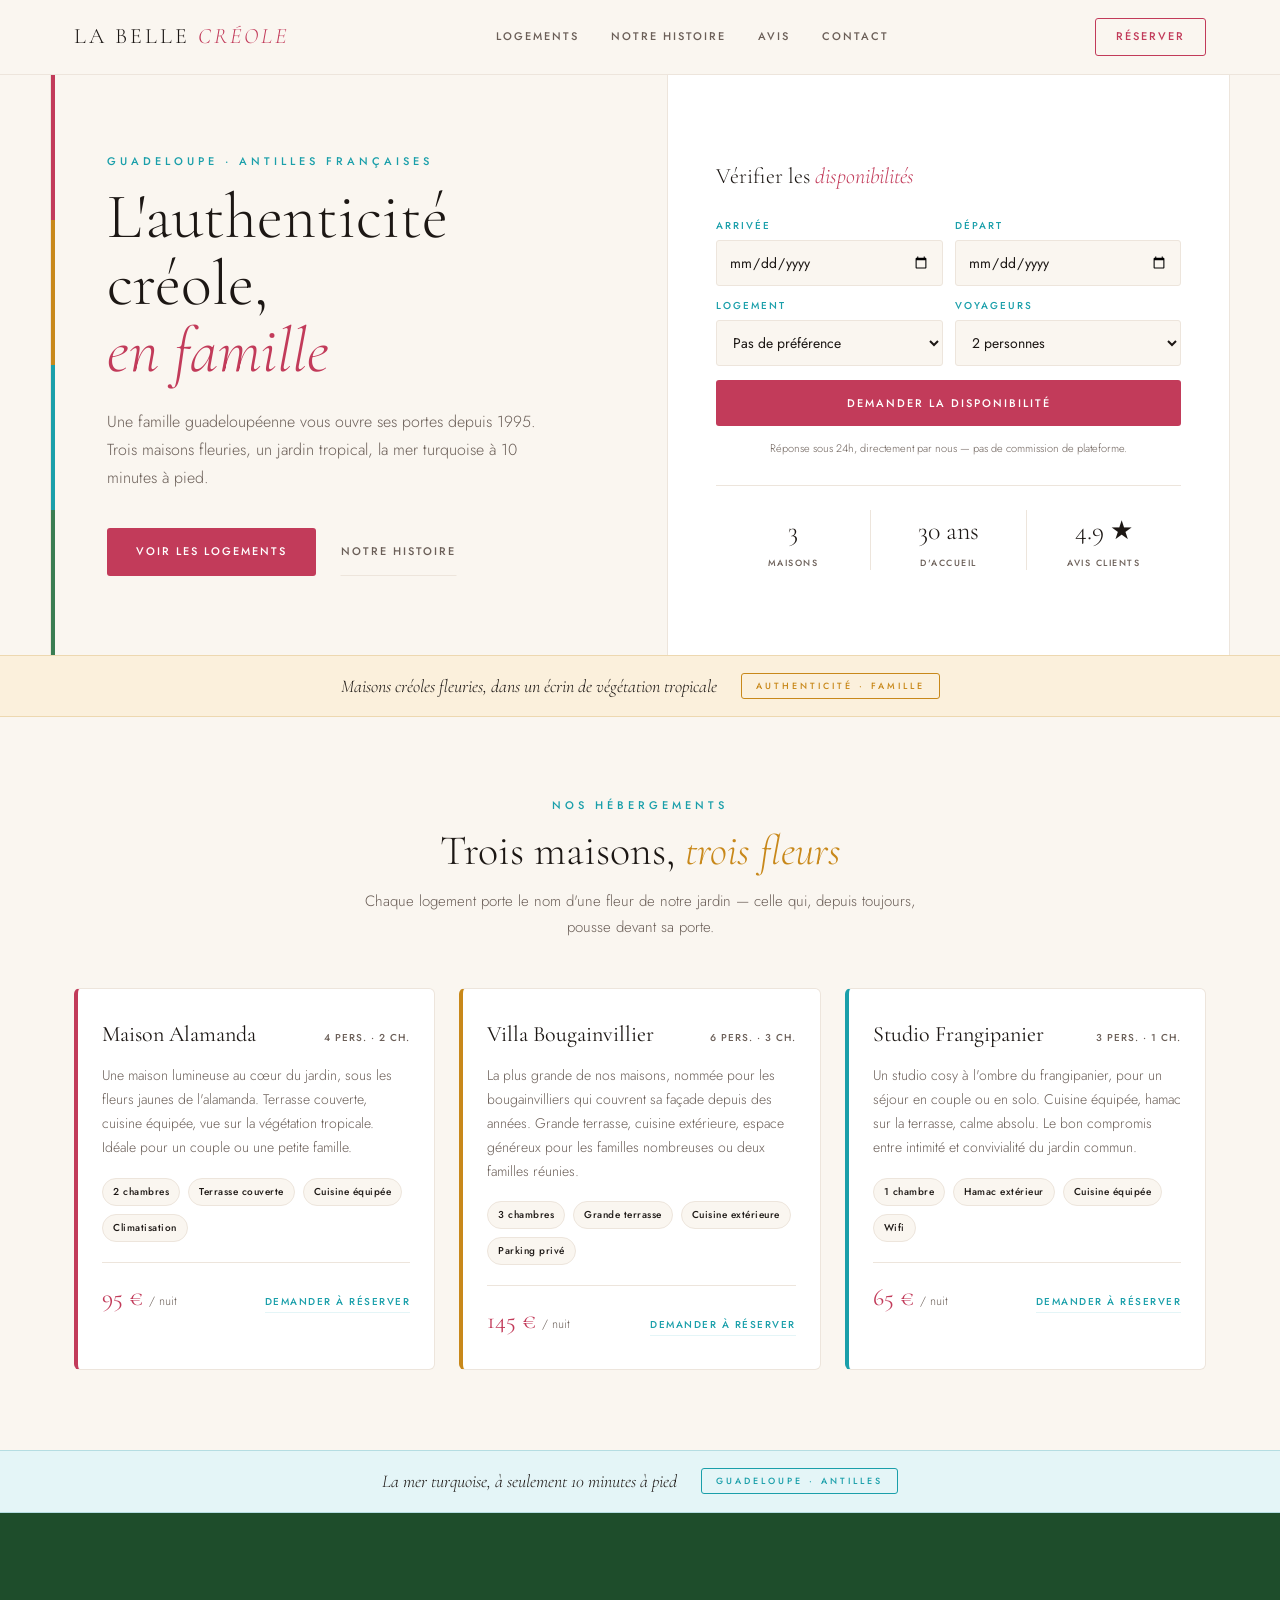
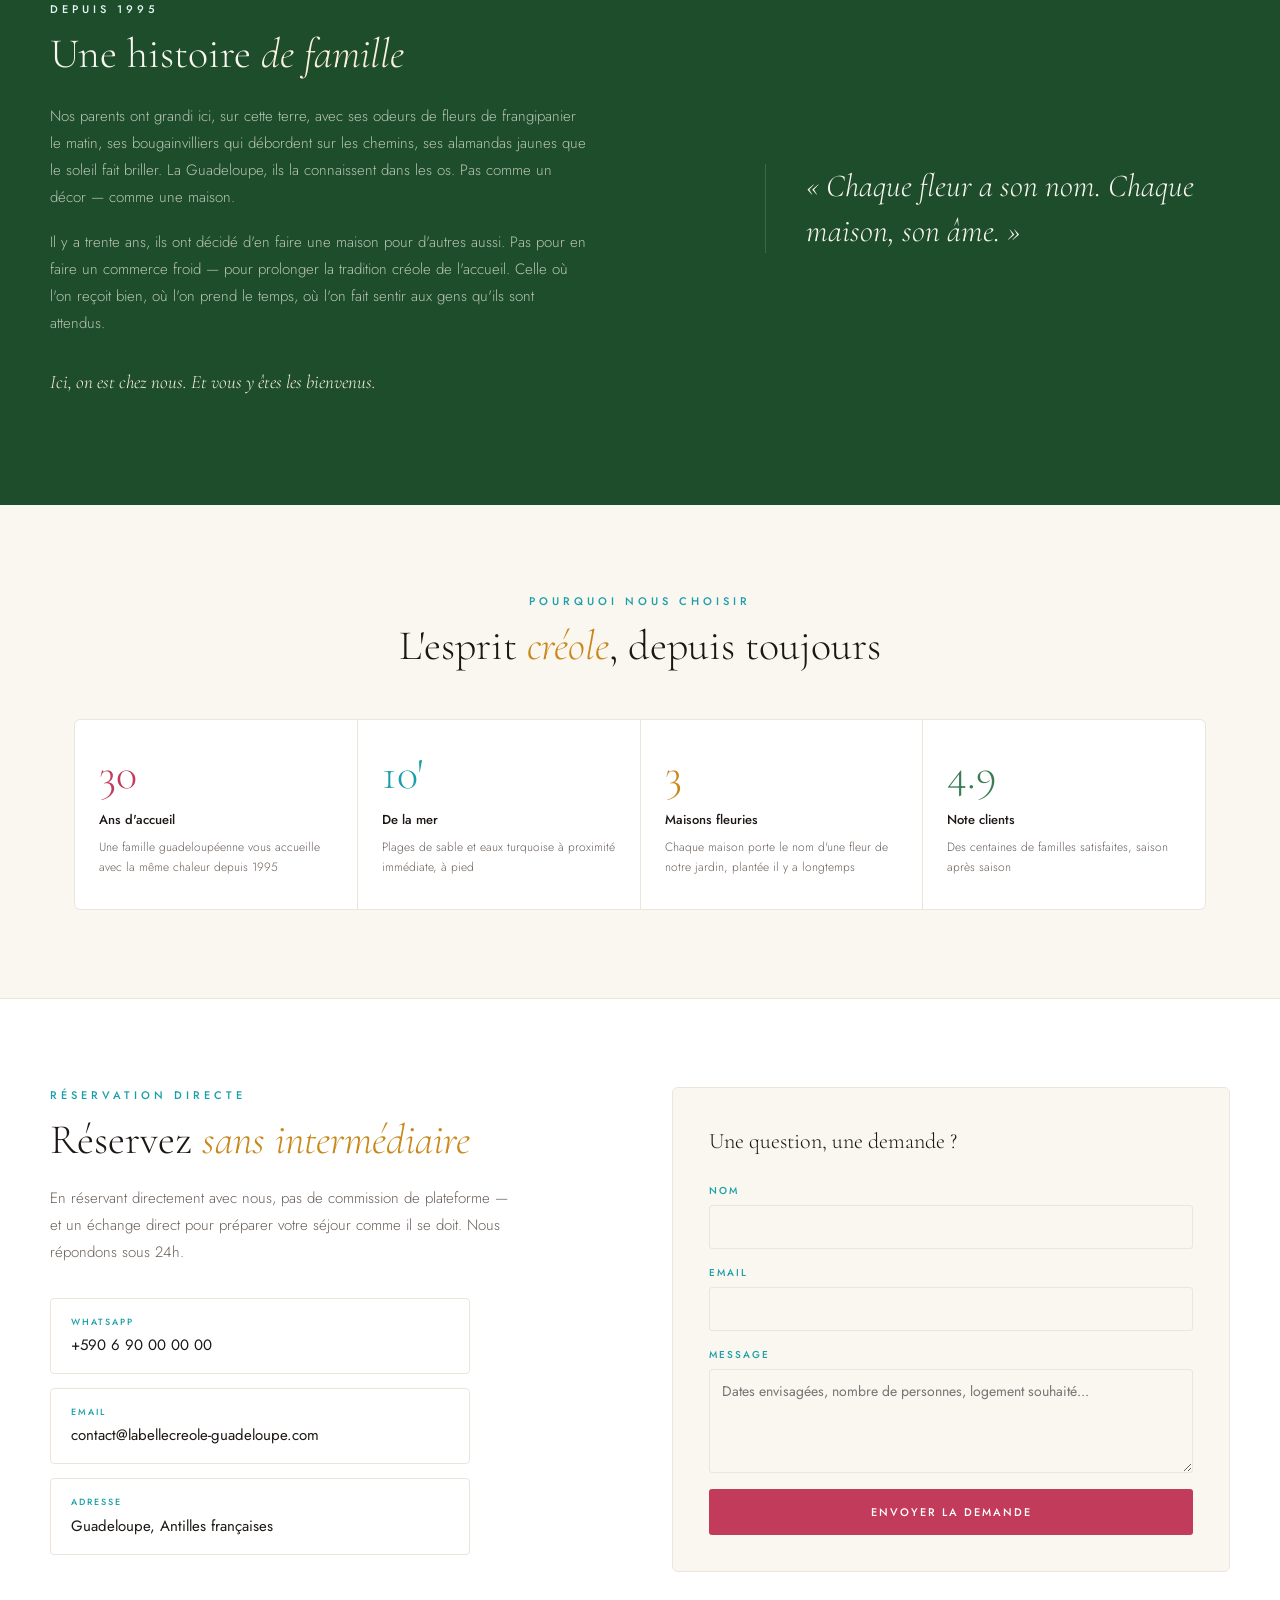
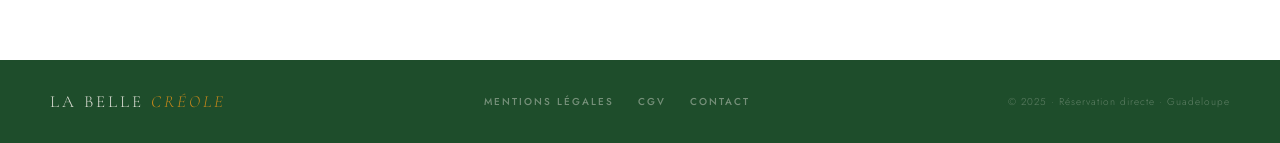
<file: index.html>
<!DOCTYPE html>
<html lang="fr">
<head>
<meta charset="UTF-8">
<meta name="viewport" content="width=device-width, initial-scale=1.0">
<title>La Belle Créole — Gîte familial en Guadeloupe</title>
<meta name="description" content="Trois maisons créoles fleuries tenues par une famille guadeloupéenne depuis 1995. Mer turquoise à 10 minutes. Réservez en direct, sans intermédiaire.">
<link rel="stylesheet" href="style.css">
</head>
<body>

<!-- ═══════════════ NAVIGATION ═══════════════ -->
<header class="nav" id="nav">
  <div class="nav-inner">
    <a href="#accueil" class="nav-logo">La Belle <em>Créole</em></a>
    <nav class="nav-menu" aria-label="Navigation principale">
      <a href="#logements" class="nav-item">Logements</a>
      <a href="#histoire" class="nav-item">Notre histoire</a>
      <a href="#avis" class="nav-item">Avis</a>
      <a href="#contact" class="nav-item">Contact</a>
    </nav>
    <a href="#contact" class="nav-cta">Réserver</a>
    <button class="nav-burger" id="navBurger" aria-label="Ouvrir le menu" aria-expanded="false">
      <span></span><span></span><span></span>
    </button>
  </div>
</header>

<!-- ═══════════════ HERO ═══════════════ -->
<section class="hero" id="accueil">
  <div class="hero-left">
    <div class="hero-stripe" aria-hidden="true"></div>
    <p class="eyebrow">Guadeloupe · Antilles françaises</p>
    <h1 class="hero-title">L'authenticité<br>créole,<br><em>en famille</em></h1>
    <p class="hero-desc">Une famille guadeloupéenne vous ouvre ses portes depuis 1995. Trois maisons fleuries, un jardin tropical, la mer turquoise à 10 minutes à pied.</p>
    <div class="hero-actions">
      <a href="#logements" class="btn btn-primary">Voir les logements</a>
      <a href="#histoire" class="btn btn-text">Notre histoire</a>
    </div>
  </div>
  <div class="hero-right">
    <div class="bk-card">
      <h2 class="bk-title">Vérifier les <em>disponibilités</em></h2>
      <form class="bk-form" id="bkForm">
        <div class="bk-grid">
          <label class="bk-field">
            <span class="bk-label">Arrivée</span>
            <input type="date" name="arrivee" required>
          </label>
          <label class="bk-field">
            <span class="bk-label">Départ</span>
            <input type="date" name="depart" required>
          </label>
          <label class="bk-field">
            <span class="bk-label">Logement</span>
            <select name="logement">
              <option value="Pas de préférence">Pas de préférence</option>
              <option value="Maison Alamanda">Maison Alamanda — 4 pers.</option>
              <option value="Villa Bougainvillier">Villa Bougainvillier — 6 pers.</option>
              <option value="Studio Frangipanier">Studio Frangipanier — 3 pers.</option>
            </select>
          </label>
          <label class="bk-field">
            <span class="bk-label">Voyageurs</span>
            <select name="voyageurs">
              <option>1 personne</option>
              <option selected>2 personnes</option>
              <option>3 personnes</option>
              <option>4 personnes</option>
              <option>5 personnes</option>
              <option>6 personnes</option>
            </select>
          </label>
        </div>
        <button type="submit" class="btn btn-primary btn-block">Demander la disponibilité</button>
        <p class="bk-note">Réponse sous 24h, directement par nous — pas de commission de plateforme.</p>
      </form>
      <div class="bk-stats">
        <div class="bk-stat"><span class="bk-stat-n">3</span><span class="bk-stat-l">Maisons</span></div>
        <div class="bk-stat"><span class="bk-stat-n">30 ans</span><span class="bk-stat-l">D'accueil</span></div>
        <div class="bk-stat"><span class="bk-stat-n">4.9 ★</span><span class="bk-stat-l">Avis clients</span></div>
      </div>
    </div>
  </div>
</section>

<!-- ═══════════════ BANDEAU OR ═══════════════ -->
<div class="bandeau bandeau-or">
  <p class="bandeau-text">Maisons créoles fleuries, dans un écrin de végétation tropicale</p>
  <span class="bandeau-badge">Authenticité · Famille</span>
</div>

<!-- ═══════════════ LOGEMENTS ═══════════════ -->
<section class="logements" id="logements">
  <div class="sec-head">
    <p class="eyebrow eyebrow-center">Nos hébergements</p>
    <h2 class="sec-title">Trois maisons, <em>trois fleurs</em></h2>
    <p class="sec-sub">Chaque logement porte le nom d'une fleur de notre jardin — celle qui, depuis toujours, pousse devant sa porte.</p>
  </div>

  <div class="cards">

    <article class="card card-h">
      <div class="card-body">
        <div class="card-top">
          <h3 class="card-name">Maison Alamanda</h3>
          <span class="card-pers">4 pers. · 2 ch.</span>
        </div>
        <p class="card-desc">Une maison lumineuse au cœur du jardin, sous les fleurs jaunes de l'alamanda. Terrasse couverte, cuisine équipée, vue sur la végétation tropicale. Idéale pour un couple ou une petite famille.</p>
        <ul class="card-amenities">
          <li>2 chambres</li>
          <li>Terrasse couverte</li>
          <li>Cuisine équipée</li>
          <li>Climatisation</li>
        </ul>
        <div class="card-sep"></div>
        <div class="card-foot">
          <div class="card-price">95 € <span>/ nuit</span></div>
          <a href="#contact" class="card-link" data-logement="Maison Alamanda">Demander à réserver</a>
        </div>
      </div>
    </article>

    <article class="card card-o">
      <div class="card-body">
        <div class="card-top">
          <h3 class="card-name">Villa Bougainvillier</h3>
          <span class="card-pers">6 pers. · 3 ch.</span>
        </div>
        <p class="card-desc">La plus grande de nos maisons, nommée pour les bougainvilliers qui couvrent sa façade depuis des années. Grande terrasse, cuisine extérieure, espace généreux pour les familles nombreuses ou deux familles réunies.</p>
        <ul class="card-amenities">
          <li>3 chambres</li>
          <li>Grande terrasse</li>
          <li>Cuisine extérieure</li>
          <li>Parking privé</li>
        </ul>
        <div class="card-sep"></div>
        <div class="card-foot">
          <div class="card-price">145 € <span>/ nuit</span></div>
          <a href="#contact" class="card-link" data-logement="Villa Bougainvillier">Demander à réserver</a>
        </div>
      </div>
    </article>

    <article class="card card-t">
      <div class="card-body">
        <div class="card-top">
          <h3 class="card-name">Studio Frangipanier</h3>
          <span class="card-pers">3 pers. · 1 ch.</span>
        </div>
        <p class="card-desc">Un studio cosy à l'ombre du frangipanier, pour un séjour en couple ou en solo. Cuisine équipée, hamac sur la terrasse, calme absolu. Le bon compromis entre intimité et convivialité du jardin commun.</p>
        <ul class="card-amenities">
          <li>1 chambre</li>
          <li>Hamac extérieur</li>
          <li>Cuisine équipée</li>
          <li>Wifi</li>
        </ul>
        <div class="card-sep"></div>
        <div class="card-foot">
          <div class="card-price">65 € <span>/ nuit</span></div>
          <a href="#contact" class="card-link" data-logement="Studio Frangipanier">Demander à réserver</a>
        </div>
      </div>
    </article>

  </div>
</section>

<!-- ═══════════════ BANDEAU TURQUOISE ═══════════════ -->
<div class="bandeau bandeau-t">
  <p class="bandeau-text">La mer turquoise, à seulement 10 minutes à pied</p>
  <span class="bandeau-badge bandeau-badge-t">Guadeloupe · Antilles</span>
</div>

<!-- ═══════════════ NOTRE HISTOIRE ═══════════════ -->
<section class="histoire" id="histoire">
  <div class="histoire-inner">
    <div class="histoire-text">
      <p class="eyebrow">Depuis 1995</p>
      <h2 class="sec-title">Une histoire <em>de famille</em></h2>
      <p class="histoire-p">Nos parents ont grandi ici, sur cette terre, avec ses odeurs de fleurs de frangipanier le matin, ses bougainvilliers qui débordent sur les chemins, ses alamandas jaunes que le soleil fait briller. La Guadeloupe, ils la connaissent dans les os. Pas comme un décor — comme une maison.</p>
      <p class="histoire-p">Il y a trente ans, ils ont décidé d'en faire une maison pour d'autres aussi. Pas pour en faire un commerce froid — pour prolonger la tradition créole de l'accueil. Celle où l'on reçoit bien, où l'on prend le temps, où l'on fait sentir aux gens qu'ils sont attendus.</p>
      <p class="histoire-p histoire-signature">Ici, on est chez nous. Et vous y êtes les bienvenus.</p>
    </div>
    <div class="histoire-quote">
      <blockquote>
        <p>« Chaque fleur a son nom. Chaque maison, son âme. »</p>
      </blockquote>
    </div>
  </div>
</section>

<!-- ═══════════════ VALEURS ═══════════════ -->
<section class="valeurs" id="avis">
  <div class="sec-head">
    <p class="eyebrow eyebrow-center">Pourquoi nous choisir</p>
    <h2 class="sec-title">L'esprit <em>créole</em>, depuis toujours</h2>
  </div>
  <div class="val-grid">
    <div class="val-item">
      <div class="val-n" style="color:var(--hibiscus);">30</div>
      <div class="val-t">Ans d'accueil</div>
      <div class="val-d">Une famille guadeloupéenne vous accueille avec la même chaleur depuis 1995</div>
    </div>
    <div class="val-item">
      <div class="val-n" style="color:var(--turquoise);">10'</div>
      <div class="val-t">De la mer</div>
      <div class="val-d">Plages de sable et eaux turquoise à proximité immédiate, à pied</div>
    </div>
    <div class="val-item">
      <div class="val-n" style="color:var(--or);">3</div>
      <div class="val-t">Maisons fleuries</div>
      <div class="val-d">Chaque maison porte le nom d'une fleur de notre jardin, plantée il y a longtemps</div>
    </div>
    <div class="val-item">
      <div class="val-n" style="color:var(--vert);">4.9</div>
      <div class="val-t">Note clients</div>
      <div class="val-d">Des centaines de familles satisfaites, saison après saison</div>
    </div>
  </div>
</section>

<!-- ═══════════════ CONTACT ═══════════════ -->
<section class="contact" id="contact">
  <div class="contact-inner">
    <div class="contact-text">
      <p class="eyebrow">Réservation directe</p>
      <h2 class="sec-title">Réservez <em>sans intermédiaire</em></h2>
      <p class="contact-desc">En réservant directement avec nous, pas de commission de plateforme — et un échange direct pour préparer votre séjour comme il se doit. Nous répondons sous 24h.</p>

      <div class="contact-methods">
        <a href="https://wa.me/590600000000" class="contact-method" target="_blank" rel="noopener">
          <span class="contact-method-label">WhatsApp</span>
          <span class="contact-method-value">+590 6 90 00 00 00</span>
        </a>
        <a href="mailto:contact@labellecreole-guadeloupe.com" class="contact-method">
          <span class="contact-method-label">Email</span>
          <span class="contact-method-value">contact@labellecreole-guadeloupe.com</span>
        </a>
        <div class="contact-method">
          <span class="contact-method-label">Adresse</span>
          <span class="contact-method-value">Guadeloupe, Antilles françaises</span>
        </div>
      </div>
    </div>

    <div class="contact-form-wrap">
      <form class="contact-form" id="contactForm">
        <h3 class="bk-title">Une question, une demande ?</h3>
        <label class="bk-field bk-field-full">
          <span class="bk-label">Nom</span>
          <input type="text" name="nom" required>
        </label>
        <label class="bk-field bk-field-full">
          <span class="bk-label">Email</span>
          <input type="email" name="email" required>
        </label>
        <label class="bk-field bk-field-full">
          <span class="bk-label">Message</span>
          <textarea name="message" rows="4" placeholder="Dates envisagées, nombre de personnes, logement souhaité..."></textarea>
        </label>
        <button type="submit" class="btn btn-primary btn-block">Envoyer la demande</button>
      </form>
    </div>
  </div>
</section>

<!-- ═══════════════ FOOTER ═══════════════ -->
<footer class="footer">
  <div class="footer-inner">
    <div class="footer-logo">La Belle <em>Créole</em></div>
    <div class="footer-links">
      <a href="#" class="footer-link">Mentions légales</a>
      <a href="#" class="footer-link">CGV</a>
      <a href="#contact" class="footer-link">Contact</a>
    </div>
    <div class="footer-copy">© 2025 · Réservation directe · Guadeloupe</div>
  </div>
</footer>

<script src="script.js"></script>
</body>
</html>
</file>
<file: style.css>
@import url('https://fonts.googleapis.com/css2?family=Cormorant+Garamond:ital,wght@0,300;0,400;0,600;1,300;1,400&family=Jost:wght@300;400;500&display=swap');

/* ═══════════════ TOKENS ═══════════════ */
:root {
  --hibiscus:    #C23B5A;
  --hibiscus-L:  #F5E6EA;
  --turquoise:   #1A9FAA;
  --turquoise-L: #E4F5F7;
  --or:          #C8881A;
  --or-L:        #FBF0DC;
  --vert:        #3A7D52;
  --vert-L:      #E8F4ED;
  --sable:       #FAF6F0;
  --blanc:       #FFFFFF;
  --texte:       #1C1714;
  --gris:        #6B5F58;
  --ligne:       #EDE5DC;
  --vert-fonce:  #1E4D2B;

  --serif: 'Cormorant Garamond', Georgia, serif;
  --sans: 'Jost', 'Helvetica Neue', sans-serif;

  --container: 1180px;
}

* { box-sizing: border-box; margin: 0; padding: 0; }

html { scroll-behavior: smooth; }

body {
  font-family: var(--sans);
  background: var(--sable);
  color: var(--texte);
  font-weight: 300;
  line-height: 1.6;
}

img { max-width: 100%; display: block; }

a { color: inherit; text-decoration: none; }

/* ═══════════════ TYPOGRAPHY HELPERS ═══════════════ */
.eyebrow {
  font-size: 11px; font-weight: 500; letter-spacing: 4px;
  text-transform: uppercase; color: var(--turquoise);
  margin-bottom: 12px;
}
.eyebrow-center { text-align: center; }

.sec-title {
  font-family: var(--serif);
  font-size: clamp(28px, 4vw, 42px);
  font-weight: 300;
  color: var(--texte);
  line-height: 1.15;
}
.sec-title em { font-style: italic; color: var(--or); }

.sec-head {
  max-width: 640px;
  margin: 0 auto 48px;
  text-align: center;
  padding: 0 24px;
}
.sec-sub {
  margin-top: 14px;
  font-size: 15px; font-weight: 300;
  color: var(--gris); line-height: 1.7;
}

/* ═══════════════ BUTTONS ═══════════════ */
.btn {
  display: inline-flex; align-items: center; justify-content: center;
  font-size: 11px; font-weight: 500; letter-spacing: 2px;
  text-transform: uppercase;
  padding: 14px 28px;
  border-radius: 3px;
  border: 1px solid transparent;
  cursor: pointer;
  transition: all 0.2s ease;
  font-family: var(--sans);
}
.btn-primary {
  background: var(--hibiscus); color: var(--blanc);
}
.btn-primary:hover { background: #A8334F; }
.btn-text {
  color: var(--gris);
  border-bottom: 1px solid var(--ligne);
  border-radius: 0;
  padding: 14px 0;
}
.btn-text:hover { color: var(--texte); border-color: var(--texte); }
.btn-block { width: 100%; }

/* ═══════════════ NAVIGATION ═══════════════ */
.nav {
  position: sticky; top: 0; z-index: 100;
  background: rgba(250,246,240,0.92);
  backdrop-filter: blur(8px);
  border-bottom: 1px solid var(--ligne);
}
.nav-inner {
  max-width: var(--container); margin: 0 auto;
  display: flex; align-items: center; justify-content: space-between;
  padding: 18px 24px;
}
.nav-logo {
  font-family: var(--serif);
  font-size: 22px; font-weight: 300; letter-spacing: 3px;
  text-transform: uppercase; color: var(--texte);
}
.nav-logo em { font-style: italic; color: var(--hibiscus); }
.nav-menu { display: flex; gap: 32px; }
.nav-item {
  font-size: 11px; font-weight: 500; letter-spacing: 2px;
  text-transform: uppercase; color: var(--gris);
  transition: color 0.2s ease;
}
.nav-item:hover { color: var(--hibiscus); }
.nav-cta {
  font-size: 11px; font-weight: 500; letter-spacing: 2px;
  text-transform: uppercase; color: var(--hibiscus);
  padding: 9px 20px;
  border: 1px solid var(--hibiscus); border-radius: 3px;
  transition: all 0.2s ease;
}
.nav-cta:hover { background: var(--hibiscus); color: var(--blanc); }

.nav-burger {
  display: none; flex-direction: column; justify-content: center; gap: 5px;
  width: 32px; height: 32px; background: none; border: none; cursor: pointer;
  padding: 0;
}
.nav-burger span {
  display: block; width: 100%; height: 1px; background: var(--texte);
  transition: all 0.25s ease;
}
.nav-burger.open span:nth-child(1) { transform: translateY(6px) rotate(45deg); }
.nav-burger.open span:nth-child(2) { opacity: 0; }
.nav-burger.open span:nth-child(3) { transform: translateY(-6px) rotate(-45deg); }

/* ═══════════════ HERO ═══════════════ */
.hero {
  display: grid; grid-template-columns: 1.1fr 1fr;
  max-width: var(--container); margin: 0 auto;
  border-left: 1px solid var(--ligne);
  border-right: 1px solid var(--ligne);
  min-height: 580px;
}
.hero-left {
  padding: 64px 56px;
  display: flex; flex-direction: column; justify-content: center;
  position: relative;
  border-right: 1px solid var(--ligne);
}
.hero-stripe {
  position: absolute; left: 0; top: 0; bottom: 0; width: 4px;
  background: linear-gradient(to bottom,
    var(--hibiscus) 25%, var(--or) 25% 50%,
    var(--turquoise) 50% 75%, var(--vert) 75%);
}
.hero-title {
  font-family: var(--serif);
  font-size: clamp(40px, 6vw, 64px);
  font-weight: 300; line-height: 1.05;
  margin-bottom: 24px;
}
.hero-title em { font-style: italic; color: var(--hibiscus); }
.hero-desc {
  font-size: 16px; font-weight: 300; color: var(--gris);
  line-height: 1.75; margin-bottom: 36px; max-width: 440px;
}
.hero-actions { display: flex; gap: 24px; align-items: center; flex-wrap: wrap; }

.hero-right {
  padding: 64px 48px;
  display: flex; flex-direction: column; justify-content: center;
  background: var(--blanc);
}

/* ═══════════════ BOOKING CARD ═══════════════ */
.bk-card {}
.bk-title {
  font-family: var(--serif);
  font-size: 22px; font-weight: 300; color: var(--texte);
  margin-bottom: 24px;
}
.bk-title em { font-style: italic; color: var(--hibiscus); }

.bk-form { display: flex; flex-direction: column; gap: 14px; }
.bk-grid { display: grid; grid-template-columns: 1fr 1fr; gap: 12px; }
.bk-field {
  display: flex; flex-direction: column; gap: 6px;
}
.bk-field-full { grid-column: 1 / -1; }
.bk-label {
  font-size: 10px; font-weight: 500; letter-spacing: 2px;
  text-transform: uppercase; color: var(--turquoise);
}
.bk-field input,
.bk-field select,
.bk-field textarea {
  font-family: var(--sans);
  font-size: 14px; font-weight: 400; color: var(--texte);
  border: 1px solid var(--ligne); border-radius: 3px;
  padding: 11px 12px;
  background: var(--sable);
  width: 100%;
}
.bk-field input:focus,
.bk-field select:focus,
.bk-field textarea:focus {
  outline: 2px solid var(--turquoise);
  outline-offset: 1px;
  border-color: var(--turquoise);
}
.bk-field textarea { resize: vertical; font-family: var(--sans); }

.bk-note {
  font-size: 11px; font-weight: 300; color: var(--gris);
  text-align: center; line-height: 1.5;
}

.bk-stats {
  display: flex; margin-top: 28px; padding-top: 24px;
  border-top: 1px solid var(--ligne);
}
.bk-stat {
  flex: 1; text-align: center; padding: 0 8px;
  border-right: 1px solid var(--ligne);
  display: flex; flex-direction: column; gap: 4px;
}
.bk-stat:last-child { border-right: none; }
.bk-stat-n {
  font-family: var(--serif); font-size: 26px; font-weight: 300; color: var(--texte);
}
.bk-stat-l {
  font-size: 9px; font-weight: 500; letter-spacing: 1.5px;
  text-transform: uppercase; color: var(--gris);
}

/* ═══════════════ BANDEAUX ═══════════════ */
.bandeau {
  display: flex; align-items: center; justify-content: center; gap: 24px;
  padding: 16px 24px; flex-wrap: wrap; text-align: center;
}
.bandeau-or { background: var(--or-L); border-top: 1px solid #EDD8B0; border-bottom: 1px solid #EDD8B0; }
.bandeau-t { background: var(--turquoise-L); border-top: 1px solid #B5DDE2; border-bottom: 1px solid #B5DDE2; }
.bandeau-text {
  font-family: var(--serif); font-size: 18px; font-weight: 300;
  font-style: italic; color: var(--texte);
}
.bandeau-badge {
  font-size: 9px; font-weight: 500; letter-spacing: 3px;
  text-transform: uppercase; color: var(--or);
  border: 1px solid var(--or); padding: 5px 14px; border-radius: 3px;
  white-space: nowrap;
}
.bandeau-badge-t { color: var(--turquoise); border-color: var(--turquoise); }

/* ═══════════════ LOGEMENTS ═══════════════ */
.logements {
  max-width: var(--container); margin: 0 auto;
  padding: 80px 24px;
}
.cards {
  display: grid; grid-template-columns: repeat(3, 1fr); gap: 24px;
}
.card {
  border: 1px solid var(--ligne); border-radius: 6px; overflow: hidden;
  background: var(--blanc);
  transition: box-shadow 0.2s ease, transform 0.2s ease;
}
.card:hover { box-shadow: 0 8px 24px rgba(28,23,20,0.06); transform: translateY(-2px); }
.card-h { border-left: 4px solid var(--hibiscus); }
.card-o { border-left: 4px solid var(--or); }
.card-t { border-left: 4px solid var(--turquoise); }
.card-body { padding: 28px 24px; }
.card-top {
  display: flex; justify-content: space-between; align-items: baseline;
  gap: 12px; margin-bottom: 12px;
}
.card-name {
  font-family: var(--serif); font-size: 22px; font-weight: 400; color: var(--texte);
}
.card-pers {
  font-size: 10px; font-weight: 500; letter-spacing: 1px;
  text-transform: uppercase; color: var(--gris);
  white-space: nowrap;
}
.card-desc {
  font-size: 14px; font-weight: 300; color: var(--gris);
  line-height: 1.7; margin-bottom: 18px;
}
.card-amenities {
  list-style: none; display: flex; flex-wrap: wrap; gap: 8px;
  margin-bottom: 20px;
}
.card-amenities li {
  font-size: 10px; font-weight: 500; letter-spacing: 0.5px;
  color: var(--texte); background: var(--sable);
  border: 1px solid var(--ligne);
  padding: 5px 10px; border-radius: 20px;
}
.card-sep { height: 1px; background: var(--ligne); margin-bottom: 16px; }
.card-foot { display: flex; justify-content: space-between; align-items: baseline; gap: 12px; flex-wrap: wrap; }
.card-price {
  font-family: var(--serif); font-size: 24px; font-weight: 400; color: var(--hibiscus);
}
.card-price span { font-family: var(--sans); font-size: 12px; font-weight: 300; color: var(--gris); }
.card-link {
  font-size: 10px; font-weight: 500; letter-spacing: 1.5px;
  text-transform: uppercase; color: var(--turquoise);
  border-bottom: 1px solid var(--turquoise-L);
  padding-bottom: 2px;
  transition: border-color 0.2s ease;
}
.card-link:hover { border-color: var(--turquoise); }

/* ═══════════════ HISTOIRE ═══════════════ */
.histoire {
  background: var(--vert-fonce);
  padding: 88px 24px;
}
.histoire-inner {
  max-width: var(--container); margin: 0 auto;
  display: grid; grid-template-columns: 1.4fr 1fr; gap: 64px;
  align-items: center;
}
.histoire-text .eyebrow { color: var(--turquoise-L); }
.histoire-text .sec-title { color: var(--sable); margin-bottom: 24px; }
.histoire-text .sec-title em { color: var(--or-L); }
.histoire-p {
  font-size: 15px; font-weight: 300; color: rgba(250,246,240,0.7);
  line-height: 1.8; margin-bottom: 18px; max-width: 540px;
}
.histoire-signature {
  font-family: var(--serif); font-style: italic; font-size: 19px;
  color: var(--or-L); margin-top: 28px;
}
.histoire-quote {
  border-left: 1px solid rgba(250,246,240,0.15);
  padding-left: 40px;
}
.histoire-quote blockquote p {
  font-family: var(--serif);
  font-size: clamp(24px, 3vw, 32px);
  font-style: italic; font-weight: 300;
  color: var(--sable); line-height: 1.4;
}

/* ═══════════════ VALEURS ═══════════════ */
.valeurs {
  max-width: var(--container); margin: 0 auto;
  padding: 88px 24px;
}
.val-grid {
  display: grid; grid-template-columns: repeat(4, 1fr); gap: 1px;
  background: var(--ligne); border: 1px solid var(--ligne);
  border-radius: 6px; overflow: hidden;
}
.val-item { background: var(--blanc); padding: 32px 24px; }
.val-n {
  font-family: var(--serif); font-size: 44px; font-weight: 300;
  line-height: 1; margin-bottom: 14px;
}
.val-t { font-size: 13px; font-weight: 500; color: var(--texte); margin-bottom: 8px; }
.val-d { font-size: 12px; font-weight: 300; color: var(--gris); line-height: 1.6; }

/* ═══════════════ CONTACT ═══════════════ */
.contact {
  background: var(--blanc);
  border-top: 1px solid var(--ligne);
  padding: 88px 24px;
}
.contact-inner {
  max-width: var(--container); margin: 0 auto;
  display: grid; grid-template-columns: 1fr 1fr; gap: 64px;
}
.contact-desc {
  font-size: 15px; font-weight: 300; color: var(--gris);
  line-height: 1.8; margin: 20px 0 32px; max-width: 460px;
}
.contact-methods { display: flex; flex-direction: column; gap: 14px; max-width: 420px; }
.contact-method {
  display: flex; flex-direction: column; gap: 4px;
  padding: 16px 20px; border: 1px solid var(--ligne); border-radius: 4px;
  transition: border-color 0.2s ease;
}
a.contact-method:hover { border-color: var(--turquoise); }
.contact-method-label {
  font-size: 9px; font-weight: 500; letter-spacing: 2px;
  text-transform: uppercase; color: var(--turquoise);
}
.contact-method-value { font-size: 15px; font-weight: 400; color: var(--texte); }

.contact-form-wrap {
  background: var(--sable); border: 1px solid var(--ligne);
  border-radius: 6px; padding: 36px;
}
.contact-form { display: flex; flex-direction: column; gap: 16px; }
.contact-form .bk-title { margin-bottom: 8px; }

/* ═══════════════ FOOTER ═══════════════ */
.footer { background: var(--vert-fonce); padding: 28px 24px; }
.footer-inner {
  max-width: var(--container); margin: 0 auto;
  display: flex; align-items: center; justify-content: space-between;
  gap: 16px; flex-wrap: wrap;
}
.footer-logo {
  font-family: var(--serif); font-size: 17px; font-weight: 300;
  letter-spacing: 3px; text-transform: uppercase; color: rgba(250,246,240,0.85);
}
.footer-logo em { font-style: italic; color: var(--or); }
.footer-links { display: flex; gap: 24px; }
.footer-link {
  font-size: 10px; font-weight: 500; letter-spacing: 2px;
  text-transform: uppercase; color: rgba(250,246,240,0.4);
  transition: color 0.2s ease;
}
.footer-link:hover { color: var(--sable); }
.footer-copy { font-size: 10px; color: rgba(250,246,240,0.3); letter-spacing: 1px; }

/* ═══════════════ RESPONSIVE ═══════════════ */
@media (max-width: 920px) {
  .nav-menu { display: none; }
  .nav-burger { display: flex; }
  .nav.open .nav-menu {
    display: flex; flex-direction: column; gap: 0;
    position: absolute; top: 100%; left: 0; right: 0;
    background: var(--sable); border-bottom: 1px solid var(--ligne);
    padding: 8px 24px 16px;
  }
  .nav.open .nav-item { padding: 12px 0; border-bottom: 1px solid var(--ligne); }
  .nav.open .nav-item:last-child { border-bottom: none; }

  .hero { grid-template-columns: 1fr; border-left: none; border-right: none; }
  .hero-left { border-right: none; border-bottom: 1px solid var(--ligne); padding: 48px 24px; }
  .hero-right { padding: 48px 24px; }

  .cards { grid-template-columns: 1fr; }
  .histoire-inner { grid-template-columns: 1fr; gap: 40px; }
  .histoire-quote { border-left: none; padding-left: 0; border-top: 1px solid rgba(250,246,240,0.15); padding-top: 32px; }
  .val-grid { grid-template-columns: 1fr 1fr; }
  .contact-inner { grid-template-columns: 1fr; }
  .bandeau { flex-direction: column; gap: 10px; }
}

@media (max-width: 560px) {
  .bk-grid { grid-template-columns: 1fr; }
  .bk-stats { flex-direction: column; gap: 12px; }
  .bk-stat { border-right: none; border-bottom: 1px solid var(--ligne); padding-bottom: 12px; }
  .bk-stat:last-child { border-bottom: none; padding-bottom: 0; }
  .val-grid { grid-template-columns: 1fr; }
  .nav-menu, .nav.open .nav-menu { gap: 0; }
}

/* ═══════════════ ACCESSIBILITY ═══════════════ */
:focus-visible {
  outline: 2px solid var(--turquoise);
  outline-offset: 2px;
}

@media (prefers-reduced-motion: reduce) {
  html { scroll-behavior: auto; }
  * { transition: none !important; }
}
</file>
